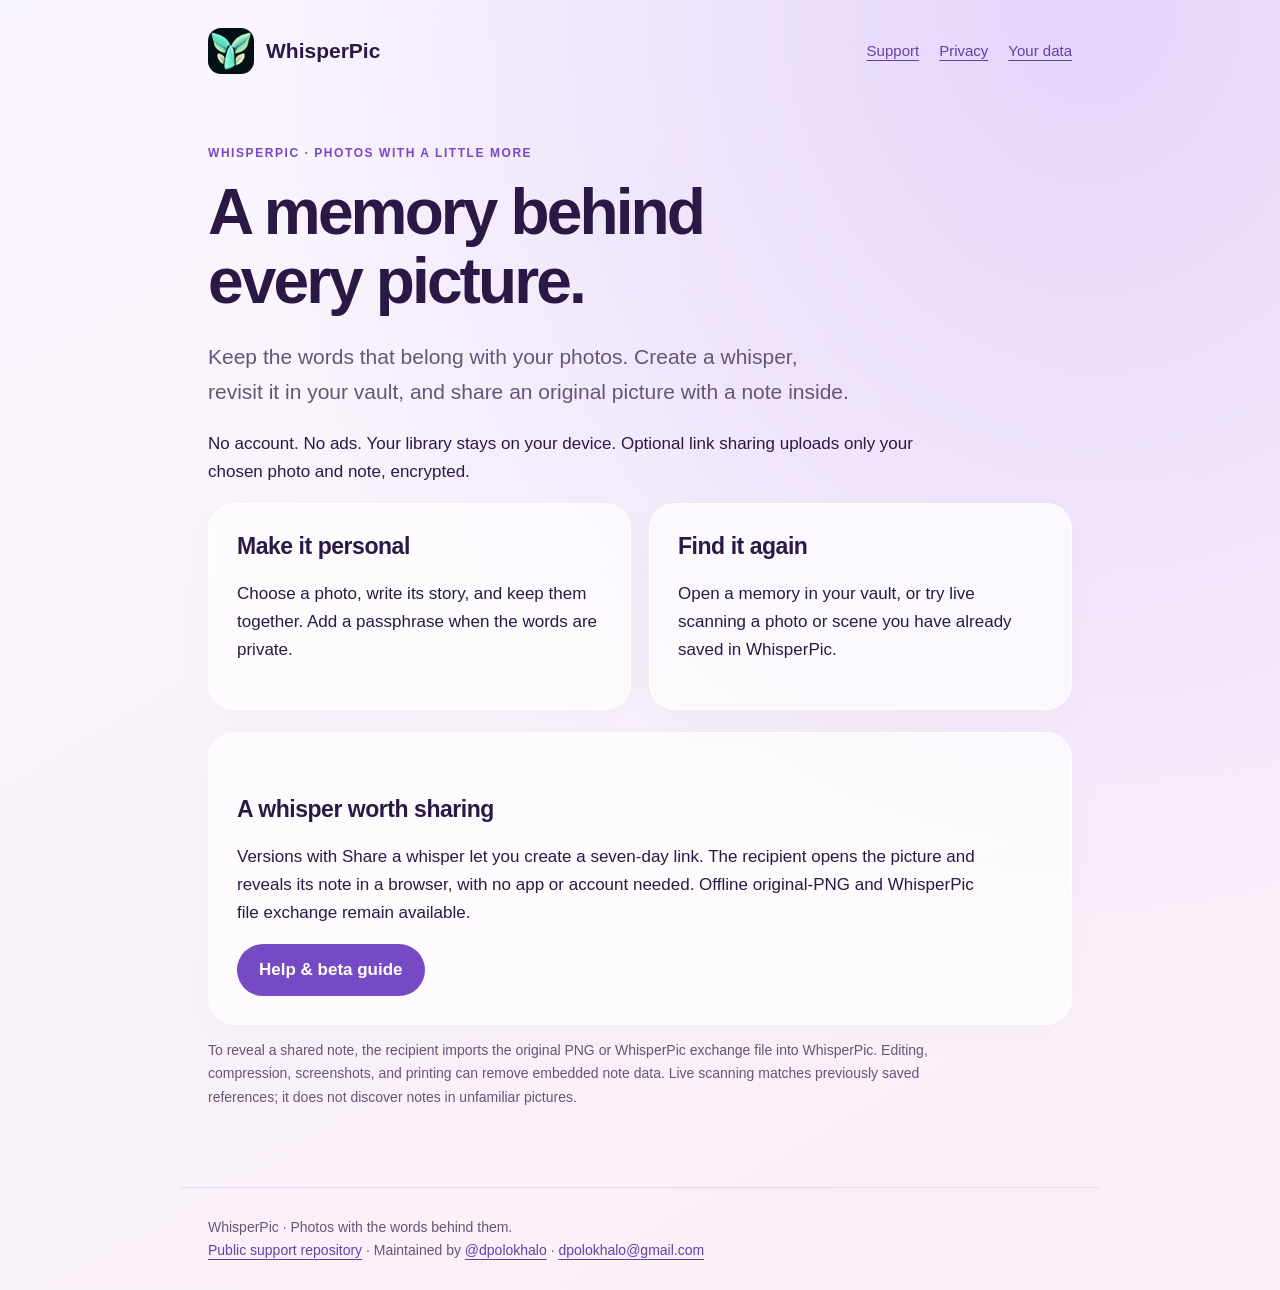
<file: index.html>
<!doctype html>
<html lang="en"><head><meta charset="utf-8"><meta name="viewport" content="width=device-width,initial-scale=1"><meta name="color-scheme" content="light"><meta name="referrer" content="no-referrer"><title>Photos with a little more · WhisperPic</title><link rel="icon" href="assets/icon.png"><link rel="stylesheet" href="style.css"></head><body><header><a class="brand" href="./"><img src="assets/icon.png" alt="" width="46" height="46">WhisperPic</a><nav aria-label="Main"><a href="support.html">Support</a><a href="privacy.html">Privacy</a><a href="delete-data.html">Your data</a></nav></header><main id="main"><p class="eyebrow">WhisperPic · Photos with a little more</p><h1>A memory behind<br>every picture.</h1><p class="lead">Keep the words that belong with your photos. Create a whisper, revisit it in your vault, and share an original picture with a note inside.</p><p>No account. No ads. Your library stays on your device. Optional link sharing uploads only your chosen photo and note, encrypted.</p><div class="cards"><section class="card"><h2>Make it personal</h2><p>Choose a photo, write its story, and keep them together. Add a passphrase when the words are private.</p></section><section class="card"><h2>Find it again</h2><p>Open a memory in your vault, or try live scanning a photo or scene you have already saved in WhisperPic.</p></section></div><section class="card"><h2>A whisper worth sharing</h2><p>Versions with Share a whisper let you create a seven-day link. The recipient opens the picture and reveals its note in a browser, with no app or account needed. Offline original-PNG and WhisperPic file exchange remain available.</p><a class="button" href="support.html">Help &amp; beta guide</a></section><p class="small">To reveal a shared note, the recipient imports the original PNG or WhisperPic exchange file into WhisperPic. Editing, compression, screenshots, and printing can remove embedded note data. Live scanning matches previously saved references; it does not discover notes in unfamiliar pictures.</p></main><footer>WhisperPic · Photos with the words behind them.<br><a href="https://github.com/dpolokhalo/whisperpic-support">Public support repository</a> · Maintained by <a href="https://github.com/dpolokhalo">@dpolokhalo</a> · <a href="mailto:dpolokhalo@gmail.com">dpolokhalo@gmail.com</a></footer></body></html>
</file>
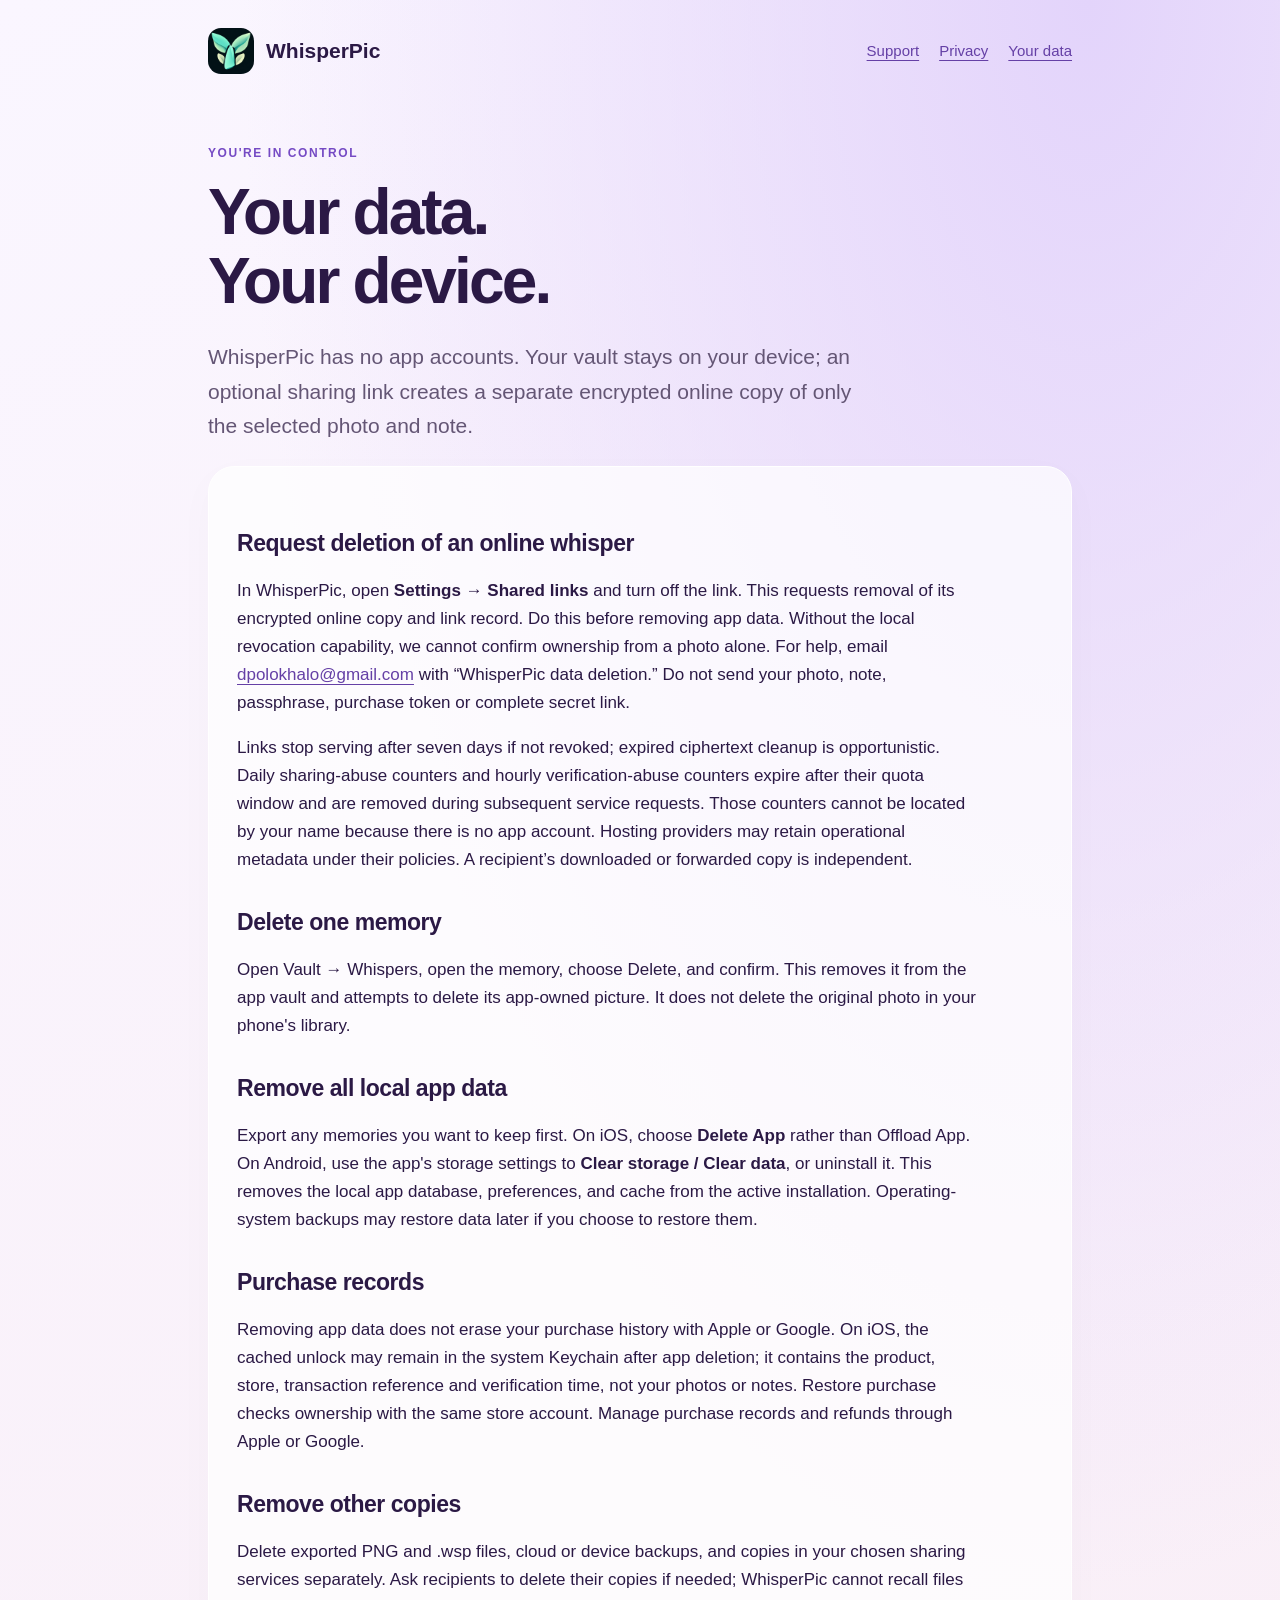
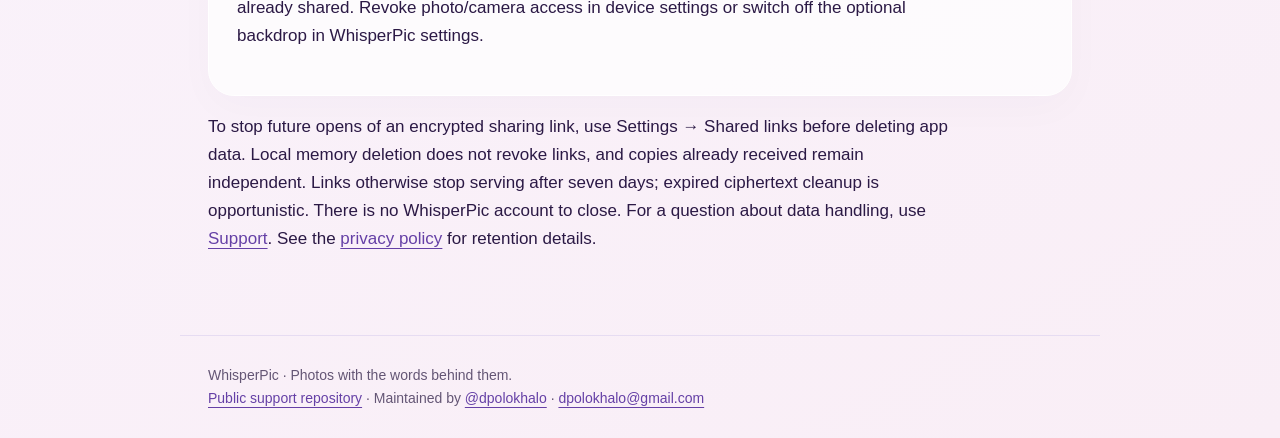
<file: delete-data.html>
<!doctype html>
<html lang="en"><head><meta charset="utf-8"><meta name="viewport" content="width=device-width,initial-scale=1"><meta name="color-scheme" content="light"><meta name="referrer" content="no-referrer"><title>Your data and deletion · WhisperPic</title><link rel="icon" href="assets/icon.png"><link rel="stylesheet" href="style.css"></head><body><header><a class="brand" href="./"><img src="assets/icon.png" alt="" width="46" height="46">WhisperPic</a><nav aria-label="Main"><a href="support.html">Support</a><a href="privacy.html">Privacy</a><a href="delete-data.html">Your data</a></nav></header><main id="main"><p class="eyebrow">You're in control</p><h1>Your data.<br>Your device.</h1><p class="lead">WhisperPic has no app accounts. Your vault stays on your device; an optional sharing link creates a separate encrypted online copy of only the selected photo and note.</p><section class="card"><h2>Request deletion of an online whisper</h2><p>In WhisperPic, open <strong>Settings → Shared links</strong> and turn off the link. This requests removal of its encrypted online copy and link record. Do this before removing app data. Without the local revocation capability, we cannot confirm ownership from a photo alone. For help, email <a href="mailto:dpolokhalo@gmail.com?subject=WhisperPic%20data%20deletion">dpolokhalo@gmail.com</a> with “WhisperPic data deletion.” Do not send your photo, note, passphrase, purchase token or complete secret link.</p><p>Links stop serving after seven days if not revoked; expired ciphertext cleanup is opportunistic. Daily sharing-abuse counters and hourly verification-abuse counters expire after their quota window and are removed during subsequent service requests. Those counters cannot be located by your name because there is no app account. Hosting providers may retain operational metadata under their policies. A recipient’s downloaded or forwarded copy is independent.</p><h2>Delete one memory</h2><p>Open Vault → Whispers, open the memory, choose Delete, and confirm. This removes it from the app vault and attempts to delete its app-owned picture. It does not delete the original photo in your phone's library.</p><h2>Remove all local app data</h2><p>Export any memories you want to keep first. On iOS, choose <strong>Delete App</strong> rather than Offload App. On Android, use the app's storage settings to <strong>Clear storage / Clear data</strong>, or uninstall it. This removes the local app database, preferences, and cache from the active installation. Operating-system backups may restore data later if you choose to restore them.</p><h2>Purchase records</h2><p>Removing app data does not erase your purchase history with Apple or Google. On iOS, the cached unlock may remain in the system Keychain after app deletion; it contains the product, store, transaction reference and verification time, not your photos or notes. Restore purchase checks ownership with the same store account. Manage purchase records and refunds through Apple or Google.</p><h2>Remove other copies</h2><p>Delete exported PNG and .wsp files, cloud or device backups, and copies in your chosen sharing services separately. Ask recipients to delete their copies if needed; WhisperPic cannot recall files already shared. Revoke photo/camera access in device settings or switch off the optional backdrop in WhisperPic settings.</p></section><p>To stop future opens of an encrypted sharing link, use Settings → Shared links before deleting app data. Local memory deletion does not revoke links, and copies already received remain independent. Links otherwise stop serving after seven days; expired ciphertext cleanup is opportunistic. There is no WhisperPic account to close. For a question about data handling, use <a href="support.html#contact">Support</a>. See the <a href="privacy.html">privacy policy</a> for retention details.</p></main><footer>WhisperPic · Photos with the words behind them.<br><a href="https://github.com/dpolokhalo/whisperpic-support">Public support repository</a> · Maintained by <a href="https://github.com/dpolokhalo">@dpolokhalo</a> · <a href="mailto:dpolokhalo@gmail.com">dpolokhalo@gmail.com</a></footer></body></html>
</file>
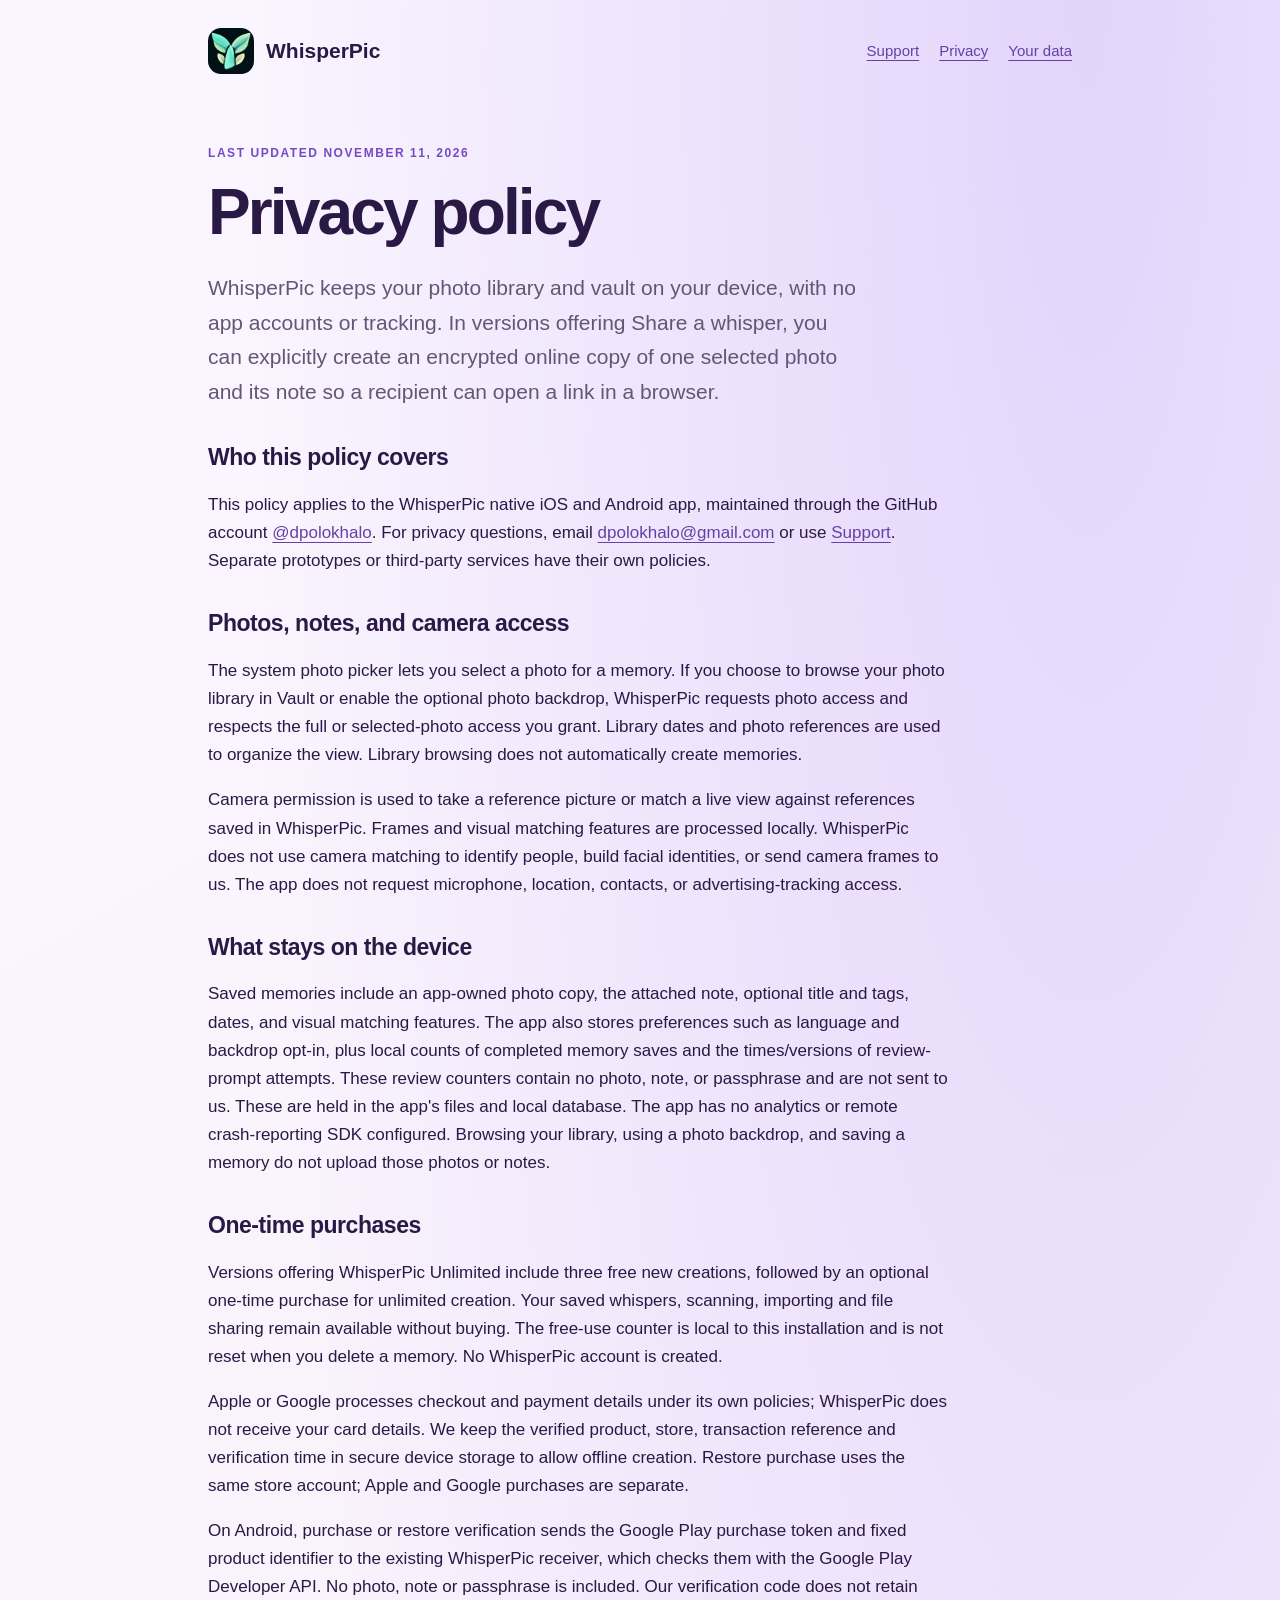
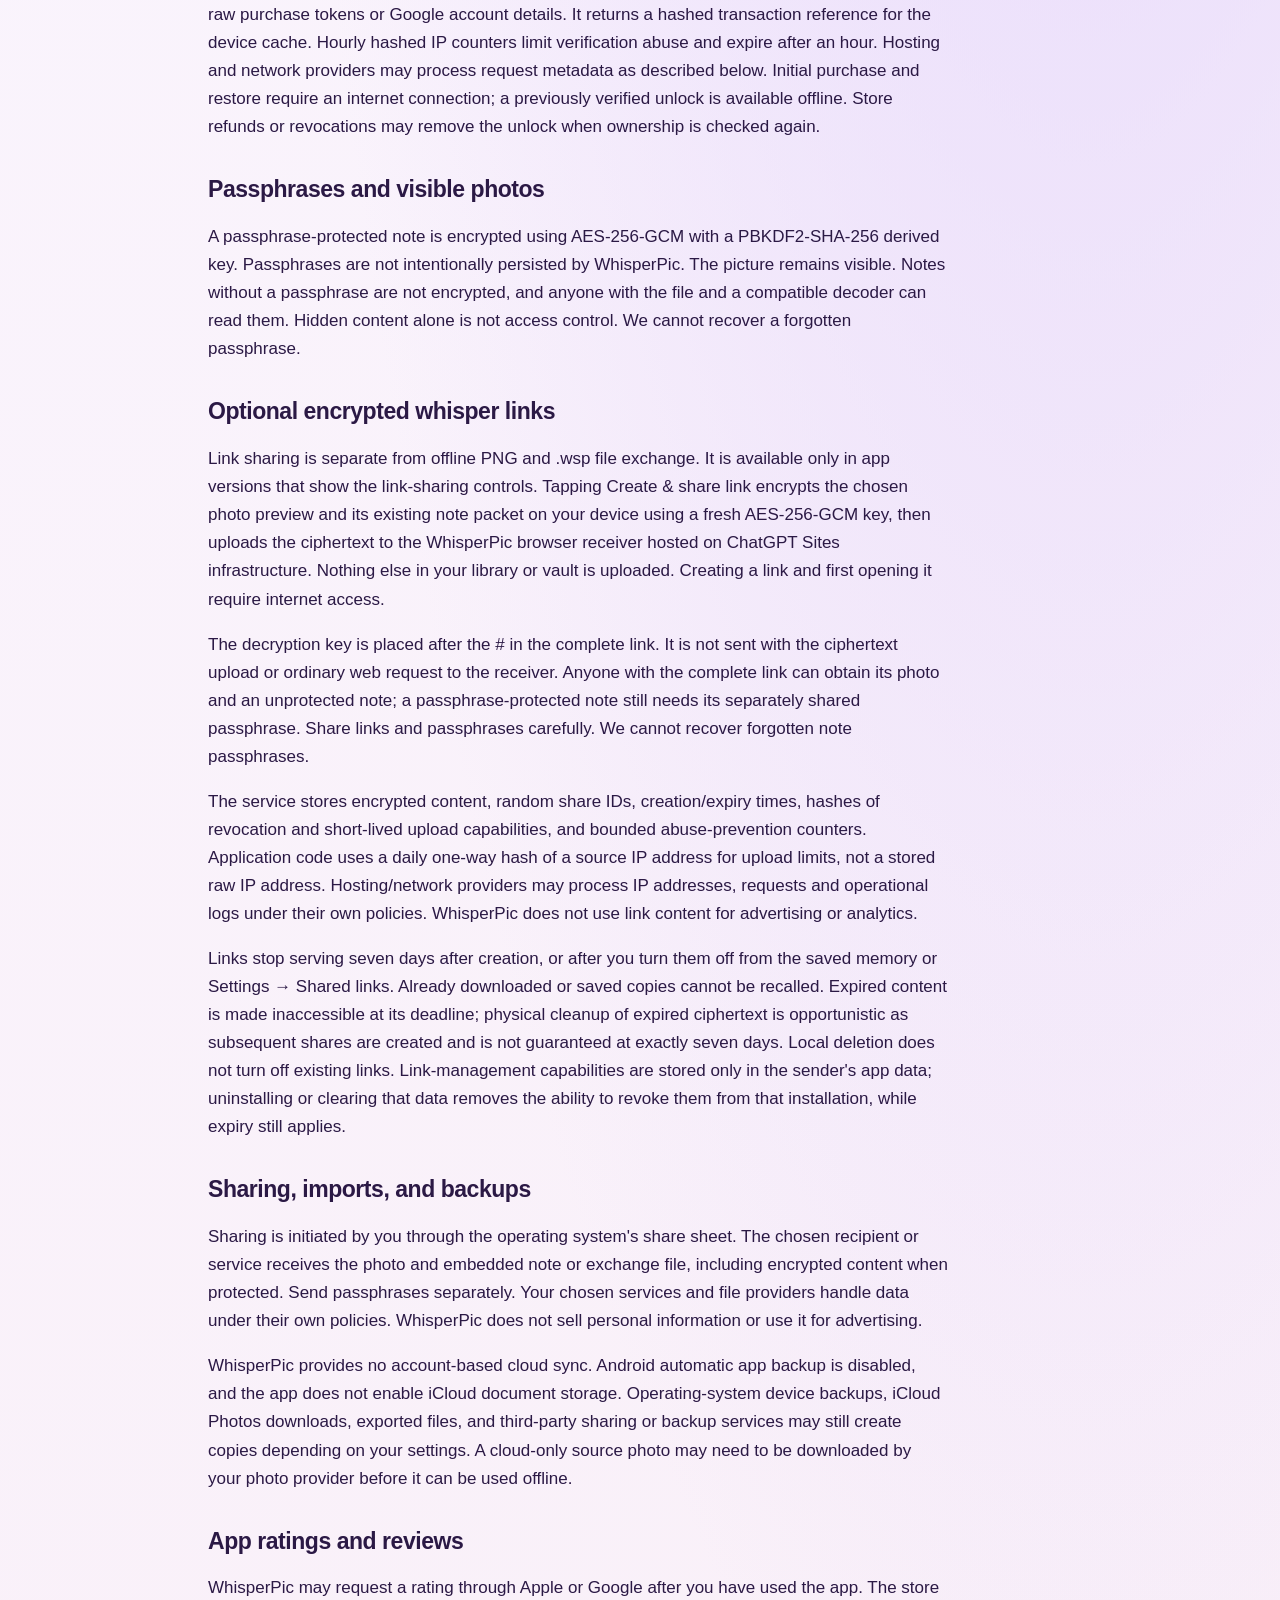
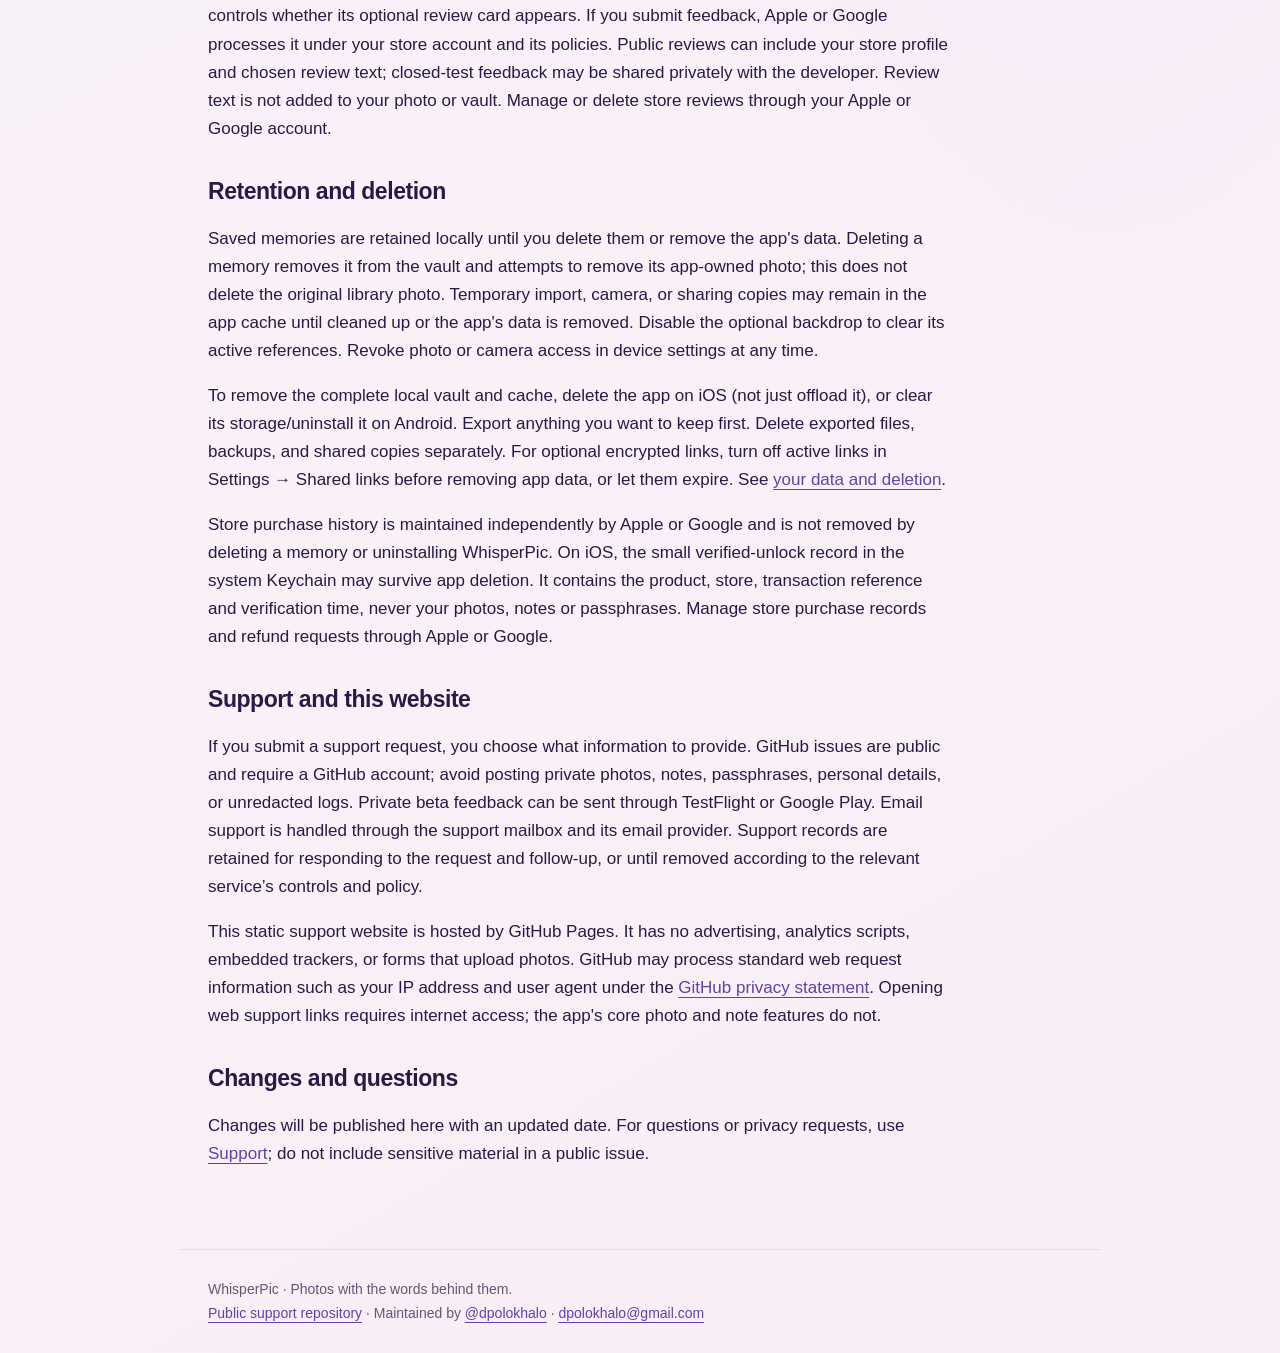
<file: privacy.html>
<!doctype html>
<html lang="en"><head><meta charset="utf-8"><meta name="viewport" content="width=device-width,initial-scale=1"><meta name="color-scheme" content="light"><meta name="referrer" content="no-referrer"><title>Privacy policy · WhisperPic</title><link rel="icon" href="assets/icon.png"><link rel="stylesheet" href="style.css"></head><body><header><a class="brand" href="./"><img src="assets/icon.png" alt="" width="46" height="46">WhisperPic</a><nav aria-label="Main"><a href="support.html">Support</a><a href="privacy.html">Privacy</a><a href="delete-data.html">Your data</a></nav></header><main id="main"><p class="eyebrow">Last updated November 11, 2026</p><h1>Privacy policy</h1><p class="lead">WhisperPic keeps your photo library and vault on your device, with no app accounts or tracking. In versions offering Share a whisper, you can explicitly create an encrypted online copy of one selected photo and its note so a recipient can open a link in a browser.</p><h2>Who this policy covers</h2><p>This policy applies to the WhisperPic native iOS and Android app, maintained through the GitHub account <a href="https://github.com/dpolokhalo">@dpolokhalo</a>. For privacy questions, email <a href="mailto:dpolokhalo@gmail.com">dpolokhalo@gmail.com</a> or use <a href="support.html#contact">Support</a>. Separate prototypes or third-party services have their own policies.</p><h2>Photos, notes, and camera access</h2><p>The system photo picker lets you select a photo for a memory. If you choose to browse your photo library in Vault or enable the optional photo backdrop, WhisperPic requests photo access and respects the full or selected-photo access you grant. Library dates and photo references are used to organize the view. Library browsing does not automatically create memories.</p><p>Camera permission is used to take a reference picture or match a live view against references saved in WhisperPic. Frames and visual matching features are processed locally. WhisperPic does not use camera matching to identify people, build facial identities, or send camera frames to us. The app does not request microphone, location, contacts, or advertising-tracking access.</p><h2>What stays on the device</h2><p>Saved memories include an app-owned photo copy, the attached note, optional title and tags, dates, and visual matching features. The app also stores preferences such as language and backdrop opt-in, plus local counts of completed memory saves and the times/versions of review-prompt attempts. These review counters contain no photo, note, or passphrase and are not sent to us. These are held in the app's files and local database. The app has no analytics or remote crash-reporting SDK configured. Browsing your library, using a photo backdrop, and saving a memory do not upload those photos or notes.</p><h2>One-time purchases</h2><p>Versions offering WhisperPic Unlimited include three free new creations, followed by an optional one-time purchase for unlimited creation. Your saved whispers, scanning, importing and file sharing remain available without buying. The free-use counter is local to this installation and is not reset when you delete a memory. No WhisperPic account is created.</p><p>Apple or Google processes checkout and payment details under its own policies; WhisperPic does not receive your card details. We keep the verified product, store, transaction reference and verification time in secure device storage to allow offline creation. Restore purchase uses the same store account; Apple and Google purchases are separate.</p><p>On Android, purchase or restore verification sends the Google Play purchase token and fixed product identifier to the existing WhisperPic receiver, which checks them with the Google Play Developer API. No photo, note or passphrase is included. Our verification code does not retain raw purchase tokens or Google account details. It returns a hashed transaction reference for the device cache. Hourly hashed IP counters limit verification abuse and expire after an hour. Hosting and network providers may process request metadata as described below. Initial purchase and restore require an internet connection; a previously verified unlock is available offline. Store refunds or revocations may remove the unlock when ownership is checked again.</p><h2>Passphrases and visible photos</h2><p>A passphrase-protected note is encrypted using AES-256-GCM with a PBKDF2-SHA-256 derived key. Passphrases are not intentionally persisted by WhisperPic. The picture remains visible. Notes without a passphrase are not encrypted, and anyone with the file and a compatible decoder can read them. Hidden content alone is not access control. We cannot recover a forgotten passphrase.</p><h2 id="links">Optional encrypted whisper links</h2><p>Link sharing is separate from offline PNG and .wsp file exchange. It is available only in app versions that show the link-sharing controls. Tapping Create &amp; share link encrypts the chosen photo preview and its existing note packet on your device using a fresh AES-256-GCM key, then uploads the ciphertext to the WhisperPic browser receiver hosted on ChatGPT Sites infrastructure. Nothing else in your library or vault is uploaded. Creating a link and first opening it require internet access.</p><p>The decryption key is placed after the # in the complete link. It is not sent with the ciphertext upload or ordinary web request to the receiver. Anyone with the complete link can obtain its photo and an unprotected note; a passphrase-protected note still needs its separately shared passphrase. Share links and passphrases carefully. We cannot recover forgotten note passphrases.</p><p>The service stores encrypted content, random share IDs, creation/expiry times, hashes of revocation and short-lived upload capabilities, and bounded abuse-prevention counters. Application code uses a daily one-way hash of a source IP address for upload limits, not a stored raw IP address. Hosting/network providers may process IP addresses, requests and operational logs under their own policies. WhisperPic does not use link content for advertising or analytics.</p><p>Links stop serving seven days after creation, or after you turn them off from the saved memory or Settings → Shared links. Already downloaded or saved copies cannot be recalled. Expired content is made inaccessible at its deadline; physical cleanup of expired ciphertext is opportunistic as subsequent shares are created and is not guaranteed at exactly seven days. Local deletion does not turn off existing links. Link-management capabilities are stored only in the sender's app data; uninstalling or clearing that data removes the ability to revoke them from that installation, while expiry still applies.</p><h2>Sharing, imports, and backups</h2><p>Sharing is initiated by you through the operating system's share sheet. The chosen recipient or service receives the photo and embedded note or exchange file, including encrypted content when protected. Send passphrases separately. Your chosen services and file providers handle data under their own policies. WhisperPic does not sell personal information or use it for advertising.</p><p>WhisperPic provides no account-based cloud sync. Android automatic app backup is disabled, and the app does not enable iCloud document storage. Operating-system device backups, iCloud Photos downloads, exported files, and third-party sharing or backup services may still create copies depending on your settings. A cloud-only source photo may need to be downloaded by your photo provider before it can be used offline.</p><h2>App ratings and reviews</h2><p>WhisperPic may request a rating through Apple or Google after you have used the app. The store controls whether its optional review card appears. If you submit feedback, Apple or Google processes it under your store account and its policies. Public reviews can include your store profile and chosen review text; closed-test feedback may be shared privately with the developer. Review text is not added to your photo or vault. Manage or delete store reviews through your Apple or Google account.</p><h2>Retention and deletion</h2><p>Saved memories are retained locally until you delete them or remove the app's data. Deleting a memory removes it from the vault and attempts to remove its app-owned photo; this does not delete the original library photo. Temporary import, camera, or sharing copies may remain in the app cache until cleaned up or the app's data is removed. Disable the optional backdrop to clear its active references. Revoke photo or camera access in device settings at any time.</p><p>To remove the complete local vault and cache, delete the app on iOS (not just offload it), or clear its storage/uninstall it on Android. Export anything you want to keep first. Delete exported files, backups, and shared copies separately. For optional encrypted links, turn off active links in Settings → Shared links before removing app data, or let them expire. See <a href="delete-data.html">your data and deletion</a>.</p><p>Store purchase history is maintained independently by Apple or Google and is not removed by deleting a memory or uninstalling WhisperPic. On iOS, the small verified-unlock record in the system Keychain may survive app deletion. It contains the product, store, transaction reference and verification time, never your photos, notes or passphrases. Manage store purchase records and refund requests through Apple or Google.</p><h2>Support and this website</h2><p>If you submit a support request, you choose what information to provide. GitHub issues are public and require a GitHub account; avoid posting private photos, notes, passphrases, personal details, or unredacted logs. Private beta feedback can be sent through TestFlight or Google Play. Email support is handled through the support mailbox and its email provider. Support records are retained for responding to the request and follow-up, or until removed according to the relevant service’s controls and policy.</p><p>This static support website is hosted by GitHub Pages. It has no advertising, analytics scripts, embedded trackers, or forms that upload photos. GitHub may process standard web request information such as your IP address and user agent under the <a href="https://docs.github.com/en/site-policy/privacy-policies/github-general-privacy-statement">GitHub privacy statement</a>. Opening web support links requires internet access; the app's core photo and note features do not.</p><h2>Changes and questions</h2><p>Changes will be published here with an updated date. For questions or privacy requests, use <a href="support.html#contact">Support</a>; do not include sensitive material in a public issue.</p></main><footer>WhisperPic · Photos with the words behind them.<br><a href="https://github.com/dpolokhalo/whisperpic-support">Public support repository</a> · Maintained by <a href="https://github.com/dpolokhalo">@dpolokhalo</a> · <a href="mailto:dpolokhalo@gmail.com">dpolokhalo@gmail.com</a></footer></body></html>
</file>
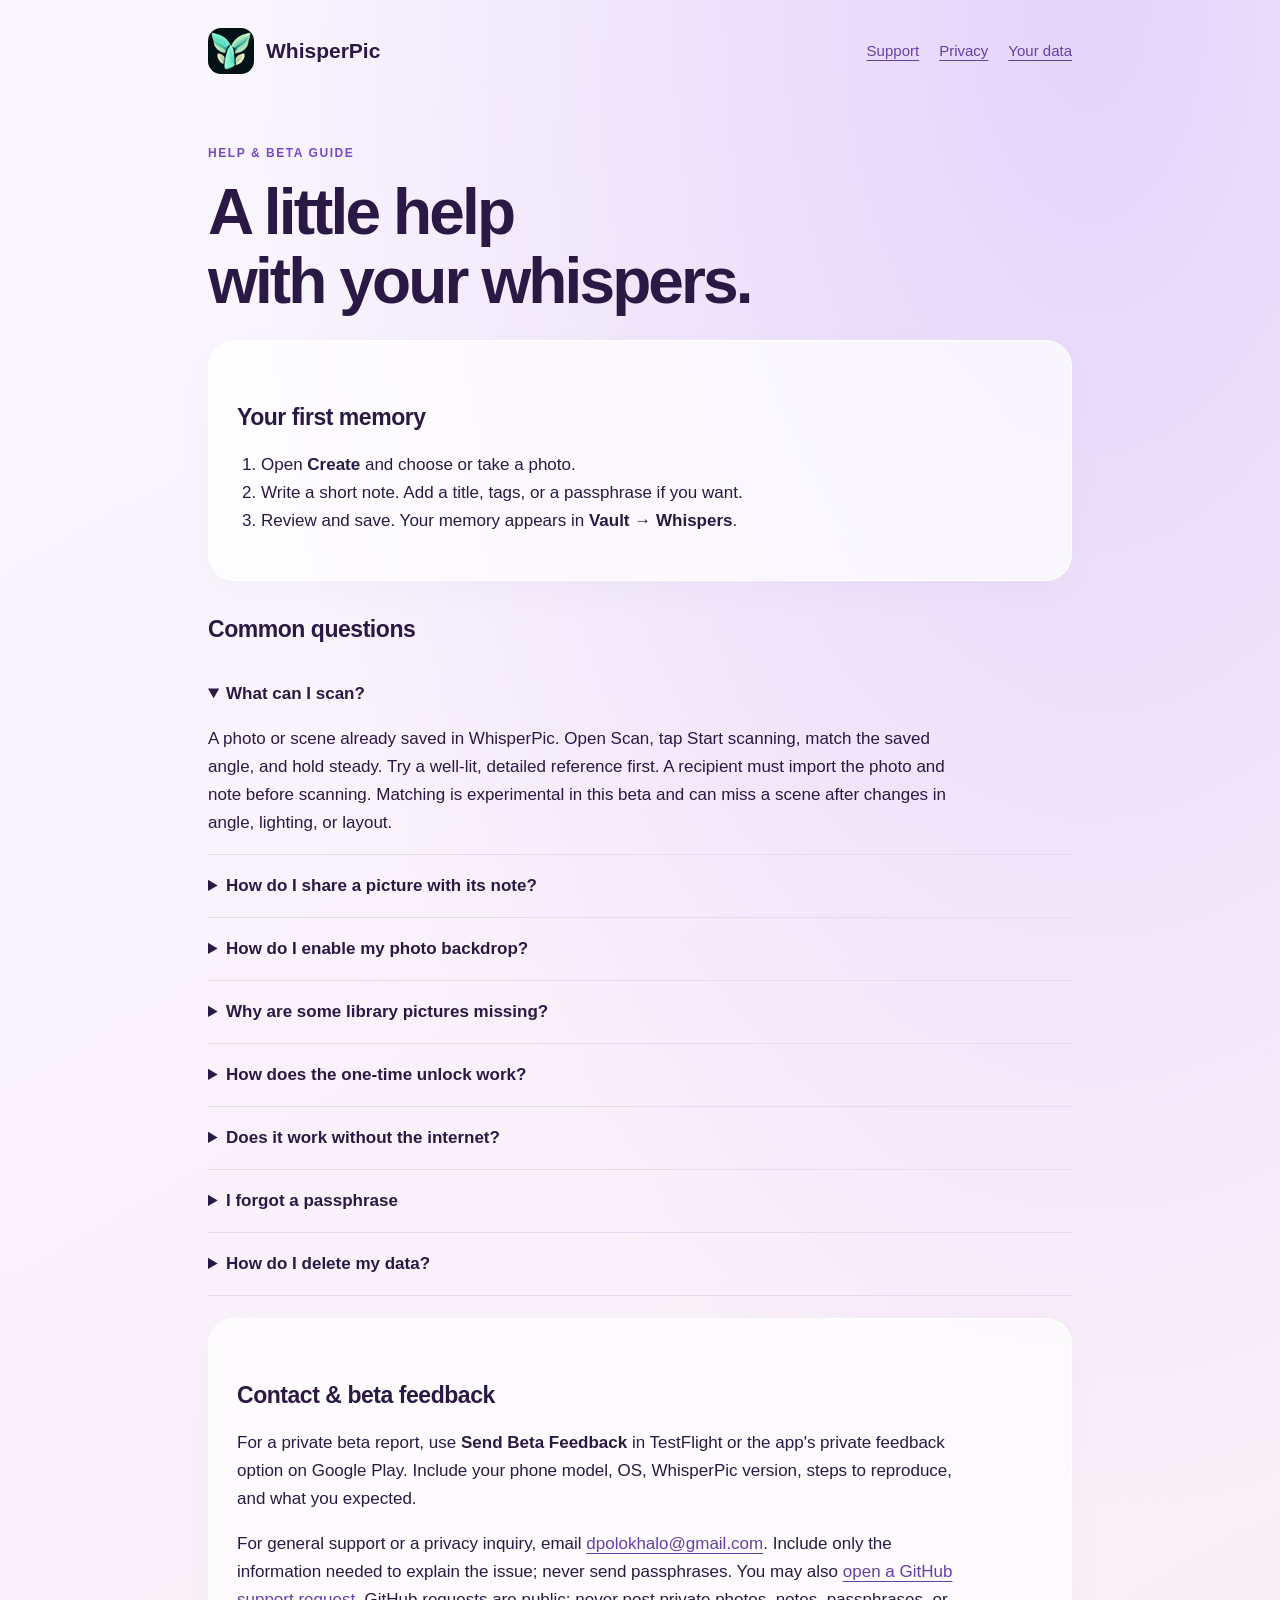
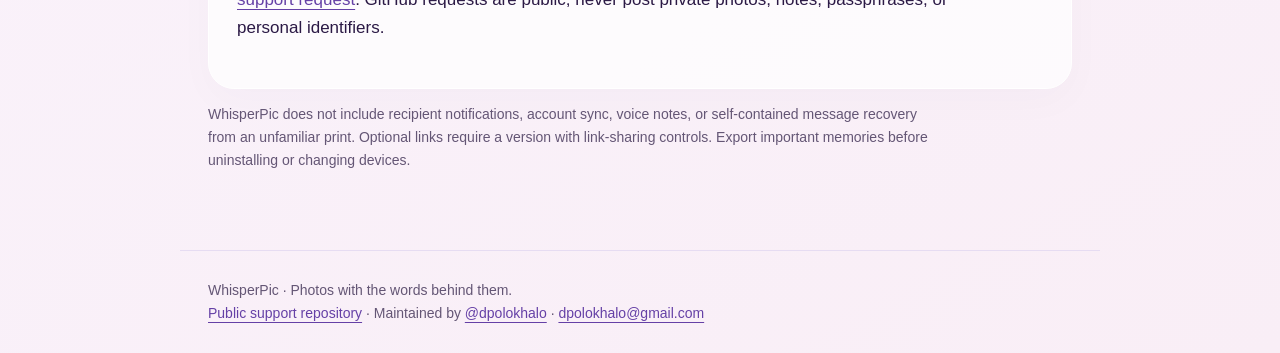
<file: support.html>
<!doctype html>
<html lang="en"><head><meta charset="utf-8"><meta name="viewport" content="width=device-width,initial-scale=1"><meta name="color-scheme" content="light"><meta name="referrer" content="no-referrer"><title>Support · WhisperPic</title><link rel="icon" href="assets/icon.png"><link rel="stylesheet" href="style.css"></head><body><header><a class="brand" href="./"><img src="assets/icon.png" alt="" width="46" height="46">WhisperPic</a><nav aria-label="Main"><a href="support.html">Support</a><a href="privacy.html">Privacy</a><a href="delete-data.html">Your data</a></nav></header><main id="main"><p class="eyebrow">Help &amp; beta guide</p><h1>A little help<br>with your whispers.</h1><section class="card"><h2>Your first memory</h2><ol><li>Open <strong>Create</strong> and choose or take a photo.</li><li>Write a short note. Add a title, tags, or a passphrase if you want.</li><li>Review and save. Your memory appears in <strong>Vault → Whispers</strong>.</li></ol></section><h2>Common questions</h2><details open><summary>What can I scan?</summary><p>A photo or scene already saved in WhisperPic. Open Scan, tap Start scanning, match the saved angle, and hold steady. Try a well-lit, detailed reference first. A recipient must import the photo and note before scanning. Matching is experimental in this beta and can miss a scene after changes in angle, lighting, or layout.</p></details><details><summary>How do I share a picture with its note?</summary><p>In app versions with Share a whisper, choose Create &amp; share link from a saved memory. This uploads only that photo and note as an encrypted copy for seven days. Recipients open the complete link in their browser and tap to reveal, without installing an app or creating an account. A protected note still needs its passphrase, sent separately. You can share an existing link again, preview it, or turn it off. Settings → Shared links also manages links after local memory deletion.</p><p>For offline file exchange, open File transfer &amp; backup and use Share photo. This exports a normal viewable PNG with embedded note data. Send the original without compression, preferably as a file/document. The recipient imports it into WhisperPic. A .wsp backup also needs WhisperPic. Messaging apps that resize, compress, convert or edit the image can remove the note. A regular photo viewer shows the picture, not the hidden note.</p></details><details><summary>How do I enable my photo backdrop?</summary><p>Tap Connect photos on Scan or Create, or open Vault → Settings → Photo backdrop. Choose which photos the app can access. Expo Go and the standalone app have separate preferences, so enable it again after installing the store app. The background is visible on the main screens and paused Scan; the active camera uses a plain background. Background photos stay on your device. Cloud-only originals are skipped until available locally.</p></details><details><summary>Why are some library pictures missing?</summary><p>Your phone may allow access only to selected photos. Use the photo-access controls in Vault or device settings to select more or allow full photo access. Cloud-only pictures may need to be downloaded in your phone's Photos app before use. Browsing the library does not automatically add notes.</p></details><details><summary>How does the one-time unlock work?</summary><p>In versions offering WhisperPic Unlimited, you can create three whispers for free, then optionally unlock unlimited creation with a one-time purchase. There is no subscription. Your saved memories, scanning, importing and file sharing remain free. Open Settings → Unlimited whispers to purchase or restore with the same store account. Apple and Google purchases are separate. Connect to the internet for purchase or restore, then create offline. If a purchase is pending, wait for the store to approve it; try Restore purchase before buying again if access is missing.</p></details><details><summary>Does it work without the internet?</summary><p>Creating, reading, and matching memories already available on your device work offline. Creating links, opening a link for the first time, cloud photo downloads, external sharing services, app installation, and these support pages require a connection.</p></details><details><summary>I forgot a passphrase</summary><p>WhisperPic does not store passphrases and has no recovery service. A locked note needs its original passphrase. The visible photo remains available.</p></details><details><summary>How do I delete my data?</summary><p>Delete a memory in its detail view to remove it from the vault. To remove all local app data, delete the app on iOS or clear app storage/uninstall on Android. Original library photos and shared/exported copies are separate. Read <a href="delete-data.html">the deletion guide</a>.</p></details><section class="card" id="contact"><h2>Contact &amp; beta feedback</h2><p>For a private beta report, use <strong>Send Beta Feedback</strong> in TestFlight or the app's private feedback option on Google Play. Include your phone model, OS, WhisperPic version, steps to reproduce, and what you expected.</p><p>For general support or a privacy inquiry, email <a href="mailto:dpolokhalo@gmail.com">dpolokhalo@gmail.com</a>. Include only the information needed to explain the issue; never send passphrases. You may also <a href="https://github.com/dpolokhalo/whisperpic-support/issues/new/choose">open a GitHub support request</a>. GitHub requests are public; never post private photos, notes, passphrases, or personal identifiers.</p></section><p class="small">WhisperPic does not include recipient notifications, account sync, voice notes, or self-contained message recovery from an unfamiliar print. Optional links require a version with link-sharing controls. Export important memories before uninstalling or changing devices.</p></main><footer>WhisperPic · Photos with the words behind them.<br><a href="https://github.com/dpolokhalo/whisperpic-support">Public support repository</a> · Maintained by <a href="https://github.com/dpolokhalo">@dpolokhalo</a> · <a href="mailto:dpolokhalo@gmail.com">dpolokhalo@gmail.com</a></footer></body></html>
</file>
<file: style.css>
:root{color-scheme:light;--ink:#2b1945;--muted:#645675;--accent:#754ac4;--line:#e6dcf2}*{box-sizing:border-box}body{margin:0;color:var(--ink);font:17px/1.65 -apple-system,BlinkMacSystemFont,"Segoe UI",sans-serif;background:radial-gradient(ellipse at 85% 0%,#e3d4fb,transparent 55%),linear-gradient(150deg,#faf6ff,#f9eef6);min-height:100vh}a{color:#6540a6;text-underline-offset:4px}a:hover{color:#42266e}a:focus-visible{outline:3px solid var(--accent);outline-offset:5px}header,main,footer{max-width:920px;margin:auto;padding:28px}header{display:flex;align-items:center;justify-content:space-between;gap:20px;flex-wrap:wrap}.brand{display:flex;align-items:center;gap:12px;text-decoration:none;font-weight:750;font-size:21px;color:var(--ink)}.brand img{width:46px;height:46px;border-radius:13px}nav{display:flex;gap:20px;flex-wrap:wrap;font-size:15px}main{padding-top:30px;padding-bottom:64px}.eyebrow{text-transform:uppercase;letter-spacing:.13em;font-weight:700;font-size:12px;color:var(--accent)}h1{font-size:clamp(34px,6vw,64px);line-height:1.08;letter-spacing:-.045em;max-width:700px;margin:14px 0 24px}h2{font-size:23px;line-height:1.25;margin-top:34px;letter-spacing:-.02em}p,li{max-width:740px}.lead{font-size:21px;color:var(--muted);max-width:650px}.card{background:#ffffffb8;border:1px solid #fff;border-radius:26px;padding:28px;margin-top:22px;box-shadow:0 12px 40px #38205a06}.cards{display:grid;grid-template-columns:1fr 1fr;gap:18px}.cards .card{margin:0}.cards h2{margin-top:0}.button{display:inline-block;background:var(--accent);color:white;padding:12px 22px;text-decoration:none;border-radius:999px;font-weight:650}.button:hover{color:white;background:#6039a8}.small,footer{font-size:14px;color:var(--muted)}footer{border-top:1px solid var(--line)}details{border-bottom:1px solid var(--line);padding:17px 0}summary{cursor:pointer;font-weight:650}details p{margin-bottom:0}ul,ol{padding-left:24px}code{font-size:.9em}strong{font-weight:700}@media(max-width:600px){header,main,footer{padding:22px}.cards{grid-template-columns:1fr}.card{padding:23px}h1{margin-top:14px}nav{gap:14px}}
</file>
